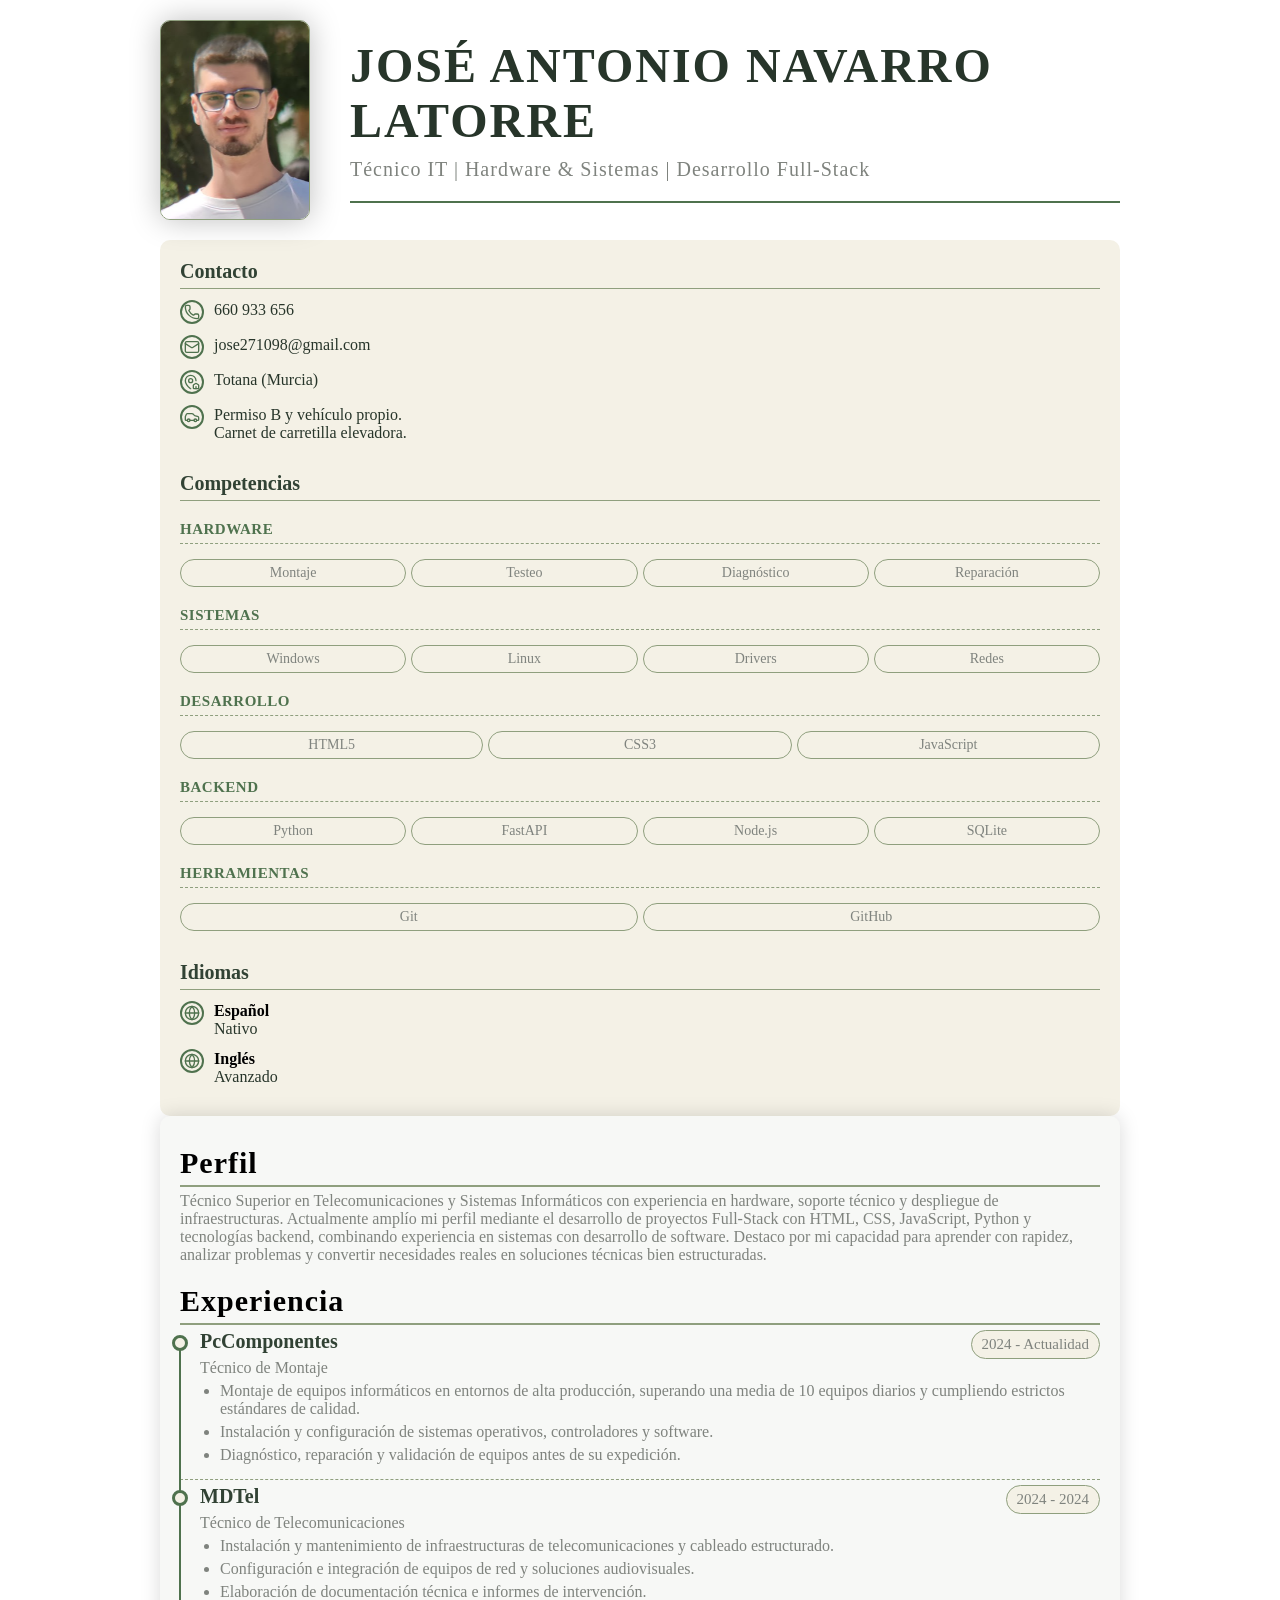
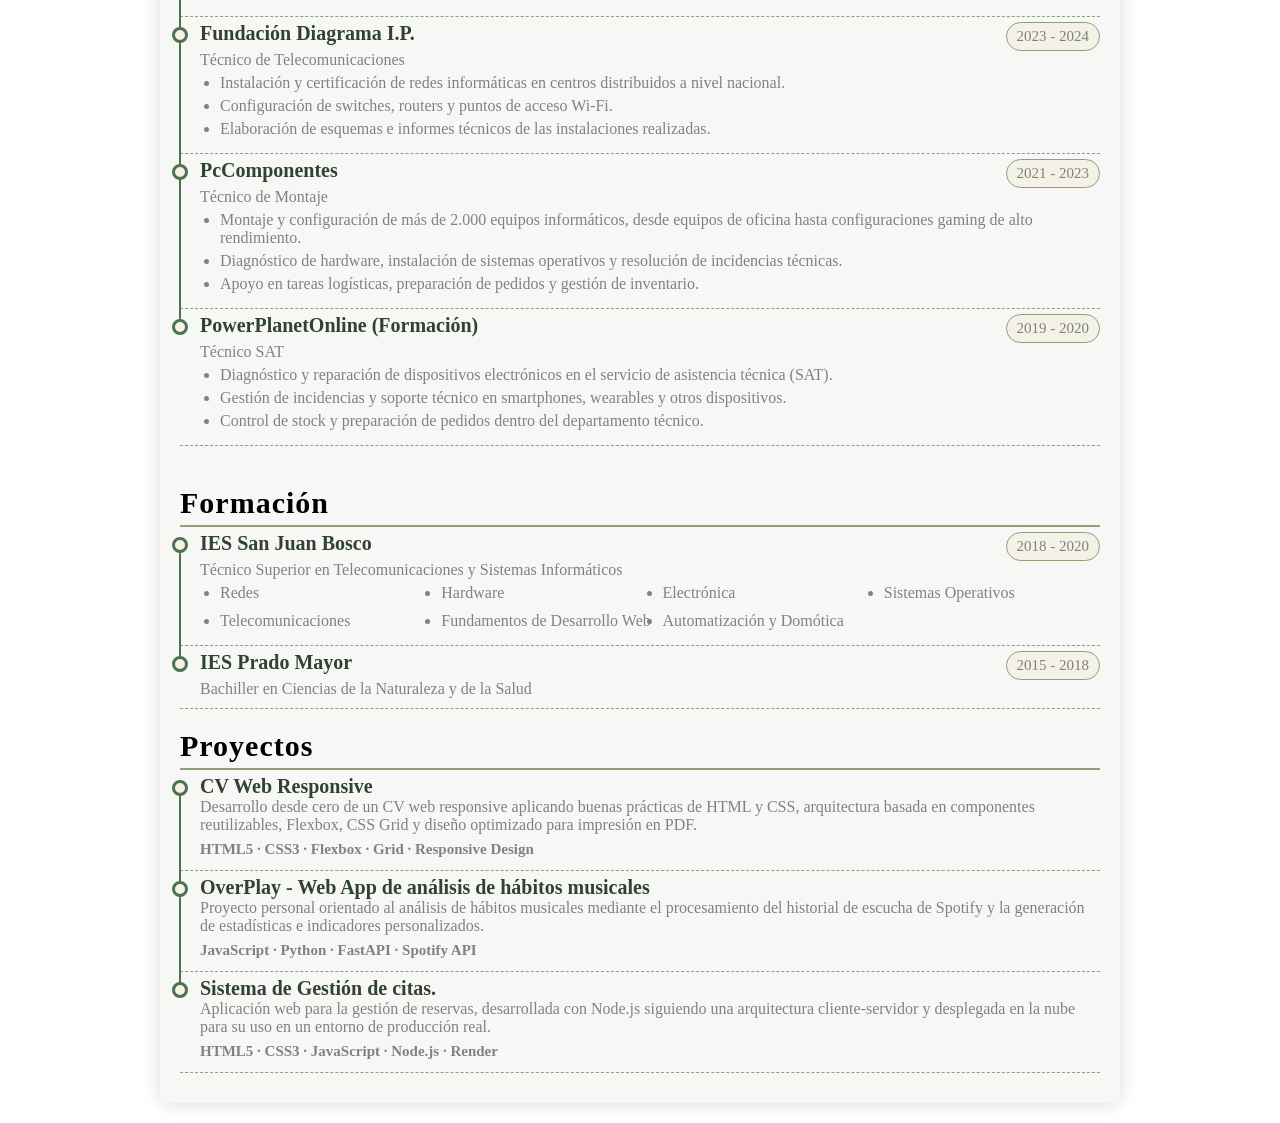
<file: index.html>
<!DOCTYPE html>
<html lang="es">

<head>
    <meta charset="UTF-8">
    <meta name="viewport" content="width=device-width, initial-scale=1.0">
    <title>CV José Antonio Navarro</title>
    <link rel="stylesheet" href="style.css">
    <link rel="stylesheet" href="print.css" media="print">
</head>

<body>
    <div class="cv-container">

        <header>
            <img src="foto.png" alt="Foto de perfil">
            <div class="header-info">
                <h1 class="header-title">José Antonio Navarro Latorre</h1>
                <p class="header-subtitle">Técnico IT | Hardware & Sistemas | Desarrollo Full-Stack</p>
            </div>
        </header>

        <main>
            <aside>
                <section class="contact-info">
                    <h2>Contacto</h2>
                    <div class="info-item">
                        <span class="icon">
                            <svg xmlns="http://www.w3.org/2000/svg" viewBox="0 0 24 24" fill="none"
                                stroke="currentColor" stroke-width="2" stroke-linecap="round" stroke-linejoin="round"
                                class="lucide lucide-phone-icon lucide-phone">
                                <path
                                    d="M13.832 16.568a1 1 0 0 0 1.213-.303l.355-.465A2 2 0 0 1 17 15h3a2 2 0 0 1 2 2v3a2 2 0 0 1-2 2A18 18 0 0 1 2 4a2 2 0 0 1 2-2h3a2 2 0 0 1 2 2v3a2 2 0 0 1-.8 1.6l-.468.351a1 1 0 0 0-.292 1.233 14 14 0 0 0 6.392 6.384" />
                            </svg>
                        </span>
                        <div>
                            <p class="value">660 933 656</p>
                        </div>
                    </div>
                    <div class="info-item">
                        <span class="icon">
                            <svg xmlns="http://www.w3.org/2000/svg" viewBox="0 0 24 24" fill="none"
                                stroke="currentColor" stroke-width="2" stroke-linecap="round" stroke-linejoin="round"
                                class="lucide lucide-mail-icon lucide-mail">
                                <path d="m22 7-8.991 5.727a2 2 0 0 1-2.009 0L2 7" />
                                <rect x="2" y="4" width="20" height="16" rx="2" />
                            </svg>
                        </span>
                        <div>
                            <p class="value">jose271098@gmail.com</p>
                        </div>
                    </div>
                    <div class="info-item">
                        <span class="icon">
                            <svg xmlns="http://www.w3.org/2000/svg" viewBox="0 0 24 24" fill="none"
                                stroke="currentColor" stroke-width="2" stroke-linecap="round" stroke-linejoin="round"
                                class="lucide lucide-map-pin-house-icon lucide-map-pin-house">
                                <path
                                    d="M15 22a1 1 0 0 1-1-1v-4a1 1 0 0 1 .445-.832l3-2a1 1 0 0 1 1.11 0l3 2A1 1 0 0 1 22 17v4a1 1 0 0 1-1 1z" />
                                <path d="M18 10a8 8 0 0 0-16 0c0 4.993 5.539 10.193 7.399 11.799a1 1 0 0 0 .601.2" />
                                <path d="M18 22v-3" />
                                <circle cx="10" cy="10" r="3" />
                            </svg>
                        </span>
                        <div>
                            <p class="value">Totana (Murcia)</p>
                        </div>
                    </div>

                    <div class="info-item">
                        <span class="icon">
                            <svg xmlns="http://www.w3.org/2000/svg" viewBox="0 0 24 24" fill="none"
                                stroke="currentColor" stroke-width="2" stroke-linecap="round" stroke-linejoin="round"
                                class="lucide lucide-car-icon lucide-car">
                                <path
                                    d="M19 17h2c.6 0 1-.4 1-1v-3c0-.9-.7-1.7-1.5-1.9C18.7 10.6 16 10 16 10s-1.3-1.4-2.2-2.3c-.5-.4-1.1-.7-1.8-.7H5c-.6 0-1.1.4-1.4.9l-1.4 2.9A3.7 3.7 0 0 0 2 12v4c0 .6.4 1 1 1h2" />
                                <circle cx="7" cy="17" r="2" />
                                <path d="M9 17h6" />
                                <circle cx="17" cy="17" r="2" />
                            </svg>
                        </span>
                        <div>
                            <p class="value">Permiso B y vehículo propio.</p>
                            <p class="value">Carnet de carretilla elevadora.</p>
                        </div>
                    </div>

                </section>
                <section class="skills">
                    <h2>Competencias</h2>
                    <h3>Hardware</h3>
                    <div class="skill-item">
                        <span class="tag skill-chip">Montaje</span>
                        <span class="tag skill-chip">Testeo</span>
                        <span class="tag skill-chip">Diagnóstico</span>
                        <span class="tag skill-chip">Reparación</span>
                    </div>
                    <h3>Sistemas</h3>
                    <div class="skill-item">
                        <span class="tag skill-chip">Windows</span>
                        <span class="tag skill-chip">Linux</span>
                        <span class="tag skill-chip">Drivers</span>
                        <span class="tag skill-chip">Redes</span>
                    </div>
                    <h3>Desarrollo</h3>
                    <div class="skill-item">
                        <span class="tag skill-chip">HTML5</span>
                        <span class="tag skill-chip">CSS3</span>
                        <span class="tag skill-chip">JavaScript</span>
                    </div>
                    <h3>Backend</h3>
                    <div class="skill-item">
                        <span class="tag skill-chip">Python</span>
                        <span class="tag skill-chip">FastAPI</span>
                        <span class="tag skill-chip">Node.js</span>
                        <span class="tag skill-chip">SQLite</span>
                    </div>
                    <h3>Herramientas</h3>
                    <div class="skill-item">
                        <span class="tag skill-chip">Git</span>
                        <span class="tag skill-chip">GitHub</span>
                    </div>
                </section>

                <section class="languages">
                    <h2>Idiomas</h2>
                    <div class="info-item">
                        <span class="icon"><svg xmlns="http://www.w3.org/2000/svg" viewBox="0 0 24 24" fill="none"
                                stroke="currentColor" stroke-width="2" stroke-linecap="round" stroke-linejoin="round"
                                class="lucide lucide-globe-icon lucide-globe">
                                <circle cx="12" cy="12" r="10" />
                                <path d="M12 2a14.5 14.5 0 0 0 0 20 14.5 14.5 0 0 0 0-20" />
                                <path d="M2 12h20" />
                            </svg></span>
                        <div>
                            <p class="label">Español</p>
                            <p class="value">Nativo</p>
                        </div>
                    </div>
                    <div class="info-item">
                        <span class="icon"><svg xmlns="http://www.w3.org/2000/svg" viewBox="0 0 24 24" fill="none"
                                stroke="currentColor" stroke-width="2" stroke-linecap="round" stroke-linejoin="round"
                                class="lucide lucide-globe-icon lucide-globe">
                                <circle cx="12" cy="12" r="10" />
                                <path d="M12 2a14.5 14.5 0 0 0 0 20 14.5 14.5 0 0 0 0-20" />
                                <path d="M2 12h20" />
                            </svg></span>
                        <div>
                            <p class="label">Inglés</p>
                            <p class="value">Avanzado</p>
                        </div>
                    </div>
                </section>
            </aside>

            <div class="content">
                <div class="print-page">
                    <!-- Creo este contenedor para que no se parta el diseño en el salto de página -->
                    <section class="profile">
                        <h2>Perfil</h2>
                        <p>Técnico Superior en Telecomunicaciones y Sistemas Informáticos con experiencia en hardware,
                            soporte técnico y despliegue de infraestructuras. Actualmente amplío mi perfil mediante el
                            desarrollo de proyectos Full-Stack con HTML, CSS, JavaScript, Python y tecnologías backend,
                            combinando experiencia en sistemas con desarrollo de software. Destaco por mi capacidad para
                            aprender con rapidez, analizar problemas y
                            convertir necesidades reales en soluciones técnicas bien estructuradas.
                        </p>
                    </section>

                    <section class="resume-section">
                        <h2>Experiencia</h2>
                        <article class="item">
                            <div class="timeline"></div>
                            <div class="item-content">
                                <div class="item-header">
                                    <h3>PcComponentes</h3>
                                    <span class="tag item-date">2024 - Actualidad</span>
                                </div>
                                <p>Técnico de Montaje</p>
                                <ul class="item-list">
                                    <li>Montaje de equipos informáticos en entornos de alta producción, superando una
                                        media
                                        de 10 equipos diarios y cumpliendo estrictos estándares de calidad.</li>
                                    <li>Instalación y configuración de sistemas operativos, controladores y software.
                                    </li>
                                    <li>Diagnóstico, reparación y validación de equipos antes de su expedición.</li>
                                </ul>
                            </div>
                        </article>

                        <article class="item">
                            <div class="timeline"></div>
                            <div class="item-content">
                                <div class="item-header">
                                    <h3>MDTel</h3>
                                    <span class="tag item-date">2024 - 2024</span>
                                </div>

                                <p>Técnico de Telecomunicaciones</p>
                                <ul class="item-list">
                                    <li>Instalación y mantenimiento de infraestructuras de telecomunicaciones y cableado
                                        estructurado.</li>
                                    <li>Configuración e integración de equipos de red y soluciones audiovisuales.</li>
                                    <li>Elaboración de documentación técnica e informes de intervención.</li>
                                </ul>
                            </div>

                        </article>

                        <article class="item">
                            <div class="timeline"></div>
                            <div class="item-content">
                                <div class="item-header">
                                    <h3>Fundación Diagrama I.P.</h3>
                                    <span class="tag item-date">2023 - 2024</span>
                                </div>
                                <p>Técnico de Telecomunicaciones</p>
                                <ul class="item-list">
                                    <li>Instalación y certificación de redes informáticas en centros distribuidos a
                                        nivel
                                        nacional.</li>
                                    <li>Configuración de switches, routers y puntos de acceso Wi-Fi.</li>
                                    <li>Elaboración de esquemas e informes técnicos de las instalaciones realizadas.
                                    </li>
                                </ul>
                            </div>

                        </article>
                        <article class="item">
                            <div class="timeline"></div>
                            <div class="item-content">
                                <div class="item-header">
                                    <h3>PcComponentes</h3>
                                    <span class="tag item-date">2021 - 2023</span>
                                </div>

                                <p>Técnico de Montaje</p>
                                <ul class="item-list">
                                    <li>Montaje y configuración de más de 2.000 equipos informáticos, desde equipos de
                                        oficina hasta configuraciones gaming de alto rendimiento.</li>
                                    <li>Diagnóstico de hardware, instalación de sistemas operativos y resolución de
                                        incidencias técnicas.</li>
                                    <li>Apoyo en tareas logísticas, preparación de pedidos y gestión de inventario.</li>
                                </ul>
                            </div>

                        </article>
                        <article class="item">
                            <div class="timeline"></div>
                            <div class="item-content">
                                <div class="item-header">
                                    <h3>PowerPlanetOnline (Formación)</h3>
                                    <span class="tag item-date">2019 - 2020</span>
                                </div>

                                <p>Técnico SAT</p>
                                <ul class="item-list">
                                    <li>Diagnóstico y reparación de dispositivos electrónicos en el servicio de
                                        asistencia
                                        técnica (SAT).</li>
                                    <li>Gestión de incidencias y soporte técnico en smartphones, wearables y otros
                                        dispositivos.</li>
                                    <li>Control de stock y preparación de pedidos dentro del departamento técnico.</li>
                                </ul>
                            </div>

                        </article>
                    </section>
                </div>
                <div class="print-new-page">
                    <section class="resume-section">
                        <h2>Formación</h2>
                        <article class="item">
                            <div class="timeline"></div>
                            <div class="item-content">
                                <div class="item-header">
                                    <h3>IES San Juan Bosco</h3>
                                    <span class="tag item-date">2018 - 2020</span>
                                </div>

                                <p>Técnico Superior en Telecomunicaciones y Sistemas Informáticos</p>

                                <ul class="item-list grid">
                                    <li>Redes</li>
                                    <li>Hardware</li>
                                    <li>Electrónica</li>
                                    <li>Sistemas Operativos</li>
                                    <li>Telecomunicaciones</li>
                                    <li>Fundamentos de Desarrollo Web</li>
                                    <li>Automatización y Domótica</li>
                                </ul>
                            </div>

                        </article>

                        <article class="item">
                            <div class="timeline"></div>
                            <div class="item-content">
                                <div class="item-header">
                                    <h3>IES Prado Mayor</h3>
                                    <span class="tag item-date">2015 - 2018</span>
                                </div>

                                <p>Bachiller en Ciencias de la Naturaleza y de la Salud</p>
                            </div>

                        </article>
                    </section>

                    <section class="resume-section">
                        <h2>Proyectos</h2>
                        <article class="item">
                            <div class="timeline"></div>
                            <div class="item-content">
                                <div class="item-header">
                                    <h3>CV Web Responsive</h3>
                                </div>
                                <p>Desarrollo desde cero de un CV web responsive aplicando buenas prácticas de HTML y
                                    CSS,
                                    arquitectura basada en componentes reutilizables, Flexbox, CSS Grid y diseño
                                    optimizado
                                    para impresión en PDF.</p>
                                <p class="tech-details">HTML5 · CSS3 · Flexbox · Grid · Responsive Design
                                </p>
                            </div>
                        </article>

                        <article class="item">
                            <div class="timeline"></div>
                            <div class="item-content">
                                <div class="item-header">
                                    <h3>OverPlay - Web App de análisis de hábitos musicales</h3>
                                </div>
                                <p>Proyecto personal orientado al análisis de hábitos musicales mediante el
                                    procesamiento
                                    del historial de escucha de Spotify y la generación de estadísticas e indicadores
                                    personalizados.
                                </p>
                                <p class="tech-details">JavaScript · Python · FastAPI · Spotify API</p>
                            </div>
                        </article>
                        <article class="item">
                            <div class="timeline"></div>
                            <div class="item-content">
                                <div class="item-header">
                                    <h3>Sistema de Gestión de citas.</h3>
                                </div>
                                <p>Aplicación web para la gestión de reservas, desarrollada con Node.js siguiendo una
                                    arquitectura
                                    cliente-servidor y desplegada en la nube para su uso en un entorno de producción
                                    real.
                                </p>
                                <p class="tech-details">HTML5 · CSS3 · JavaScript · Node.js · Render</p>
                            </div>
                        </article>
                    </section>


                </div>
            </div>
        </main>
    </div>
</body>

</html>
</file>
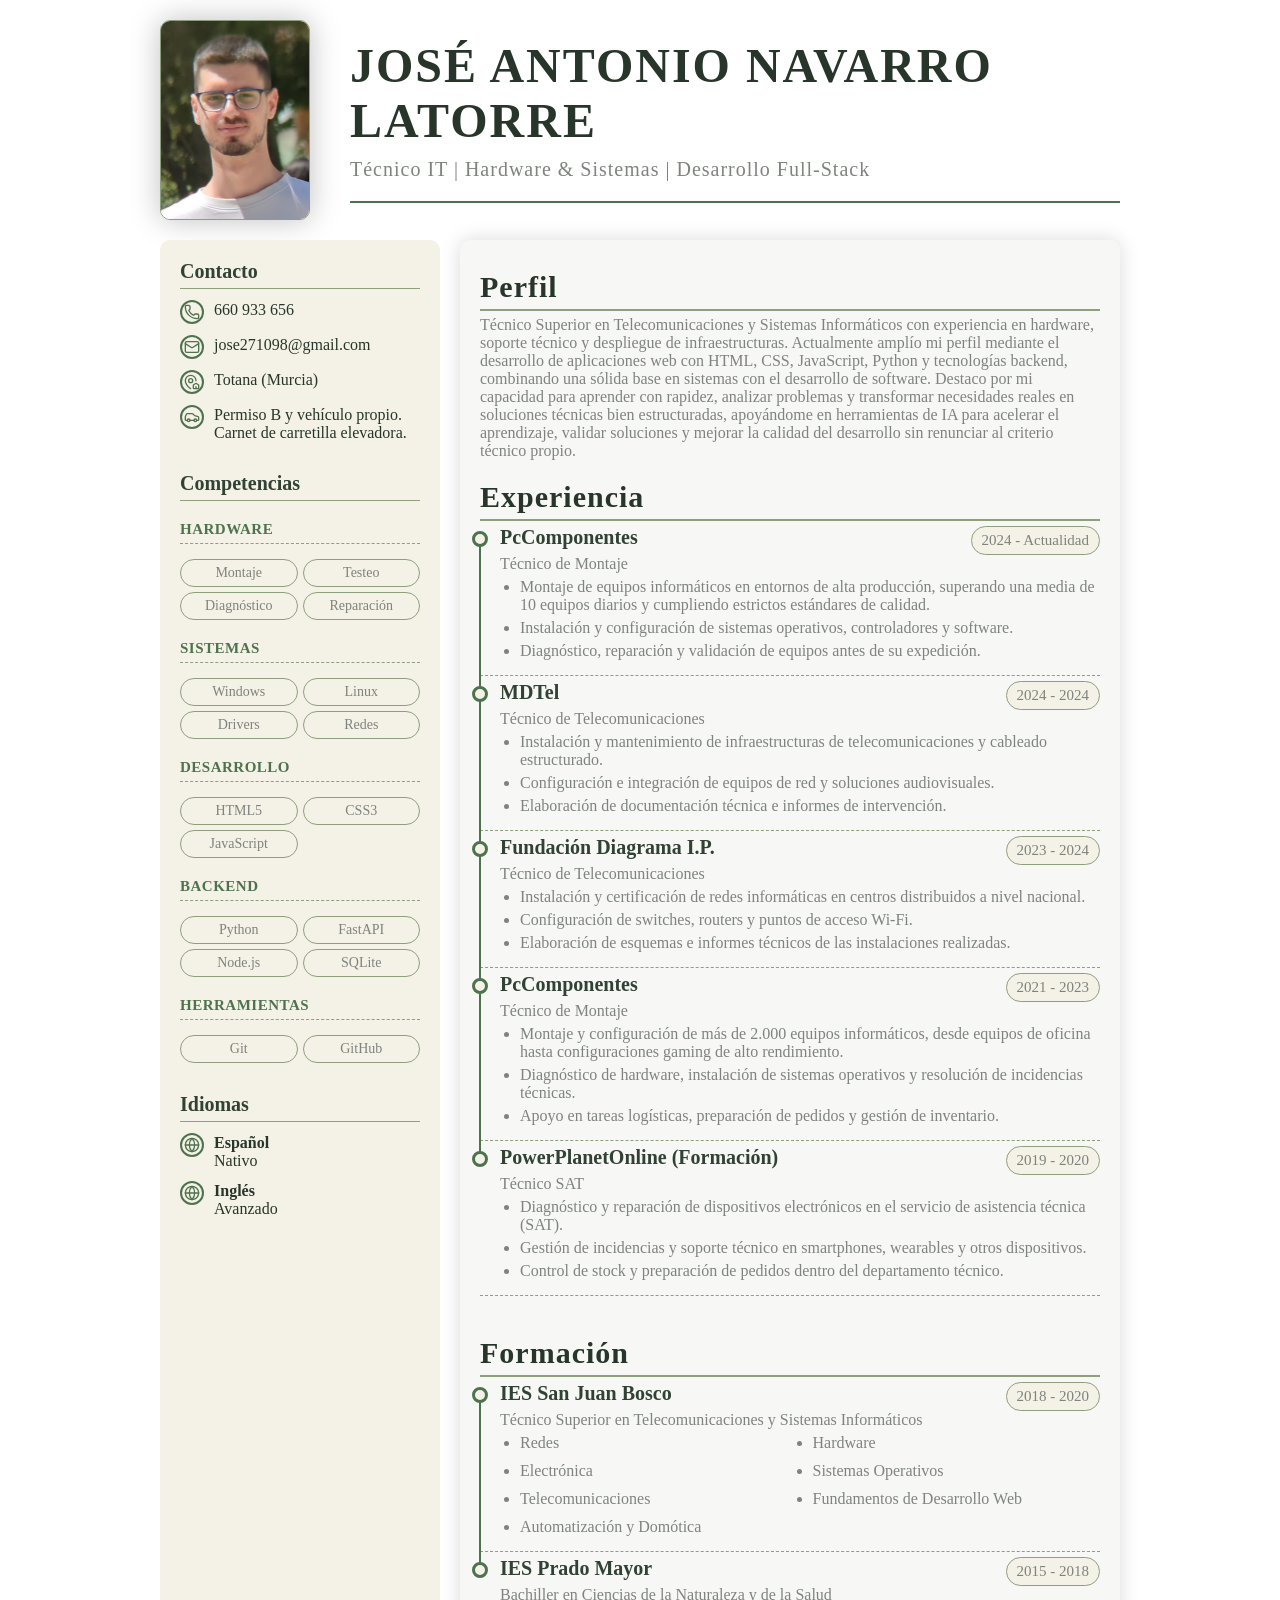
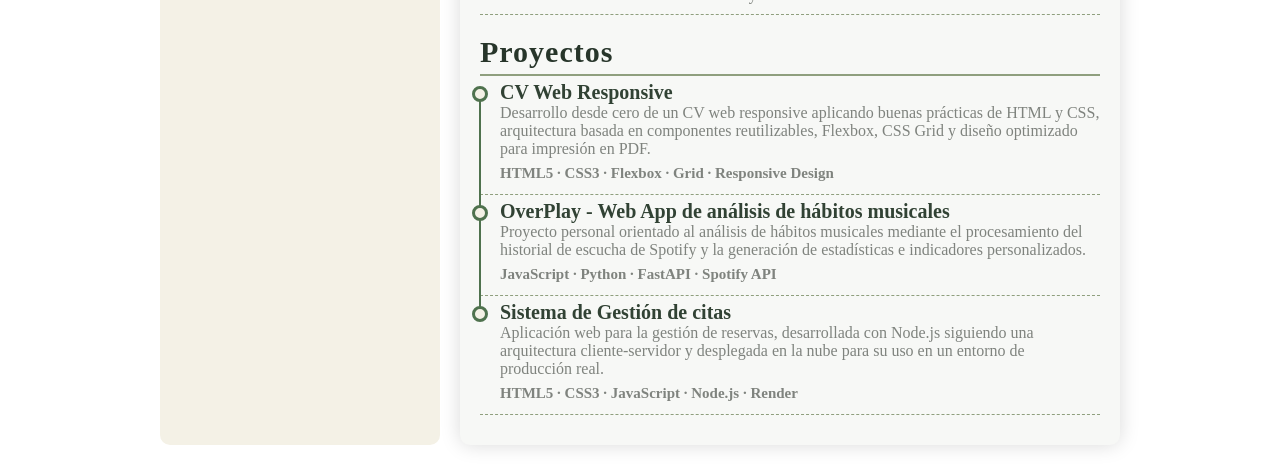
<file: cv-page.html>
<!DOCTYPE html>
<html lang="es">

<head>
    <meta charset="UTF-8">
    <meta name="viewport" content="width=device-width, initial-scale=1.0">
    <title>CV José Antonio Navarro</title>
    <link rel="stylesheet" href="style.css">
    <link rel="stylesheet" href="print.css" media="print">
</head>

<body class="cv-page">
    <div class="cv-container">

        <header>
            <img src="foto.png" alt="Foto de perfil">
            <div class="header-info">
                <h1 class="header-title">José Antonio Navarro Latorre</h1>
                <p class="header-subtitle">Técnico IT | Hardware & Sistemas | Desarrollo Full-Stack</p>
            </div>
        </header>

        <main>
            <aside>
                <section class="contact-info">
                    <h2>Contacto</h2>
                    <div class="info-item">
                        <span class="icon">
                            <svg xmlns="http://www.w3.org/2000/svg" viewBox="0 0 24 24" fill="none"
                                stroke="currentColor" stroke-width="2" stroke-linecap="round" stroke-linejoin="round"
                                class="lucide lucide-phone-icon lucide-phone">
                                <path
                                    d="M13.832 16.568a1 1 0 0 0 1.213-.303l.355-.465A2 2 0 0 1 17 15h3a2 2 0 0 1 2 2v3a2 2 0 0 1-2 2A18 18 0 0 1 2 4a2 2 0 0 1 2-2h3a2 2 0 0 1 2 2v3a2 2 0 0 1-.8 1.6l-.468.351a1 1 0 0 0-.292 1.233 14 14 0 0 0 6.392 6.384" />
                            </svg>
                        </span>
                        <div>
                            <p class="value">660 933 656</p>
                        </div>
                    </div>
                    <div class="info-item">
                        <span class="icon">
                            <svg xmlns="http://www.w3.org/2000/svg" viewBox="0 0 24 24" fill="none"
                                stroke="currentColor" stroke-width="2" stroke-linecap="round" stroke-linejoin="round"
                                class="lucide lucide-mail-icon lucide-mail">
                                <path d="m22 7-8.991 5.727a2 2 0 0 1-2.009 0L2 7" />
                                <rect x="2" y="4" width="20" height="16" rx="2" />
                            </svg>
                        </span>
                        <div>
                            <p class="value">jose271098@gmail.com</p>
                        </div>
                    </div>
                    <div class="info-item">
                        <span class="icon">
                            <svg xmlns="http://www.w3.org/2000/svg" viewBox="0 0 24 24" fill="none"
                                stroke="currentColor" stroke-width="2" stroke-linecap="round" stroke-linejoin="round"
                                class="lucide lucide-map-pin-house-icon lucide-map-pin-house">
                                <path
                                    d="M15 22a1 1 0 0 1-1-1v-4a1 1 0 0 1 .445-.832l3-2a1 1 0 0 1 1.11 0l3 2A1 1 0 0 1 22 17v4a1 1 0 0 1-1 1z" />
                                <path d="M18 10a8 8 0 0 0-16 0c0 4.993 5.539 10.193 7.399 11.799a1 1 0 0 0 .601.2" />
                                <path d="M18 22v-3" />
                                <circle cx="10" cy="10" r="3" />
                            </svg>
                        </span>
                        <div>
                            <p class="value">Totana (Murcia)</p>
                        </div>
                    </div>

                    <div class="info-item">
                        <span class="icon">
                            <svg xmlns="http://www.w3.org/2000/svg" viewBox="0 0 24 24" fill="none"
                                stroke="currentColor" stroke-width="2" stroke-linecap="round" stroke-linejoin="round"
                                class="lucide lucide-car-icon lucide-car">
                                <path
                                    d="M19 17h2c.6 0 1-.4 1-1v-3c0-.9-.7-1.7-1.5-1.9C18.7 10.6 16 10 16 10s-1.3-1.4-2.2-2.3c-.5-.4-1.1-.7-1.8-.7H5c-.6 0-1.1.4-1.4.9l-1.4 2.9A3.7 3.7 0 0 0 2 12v4c0 .6.4 1 1 1h2" />
                                <circle cx="7" cy="17" r="2" />
                                <path d="M9 17h6" />
                                <circle cx="17" cy="17" r="2" />
                            </svg>
                        </span>
                        <div>
                            <p class="value">Permiso B y vehículo propio.</p>
                            <p class="value">Carnet de carretilla elevadora.</p>
                        </div>
                    </div>

                </section>
                <section class="skills">
                    <h2>Competencias</h2>
                    <h3>Hardware</h3>
                    <div class="skill-item">
                        <span class="tag skill-chip">Montaje</span>
                        <span class="tag skill-chip">Testeo</span>
                        <span class="tag skill-chip">Diagnóstico</span>
                        <span class="tag skill-chip">Reparación</span>
                    </div>
                    <h3>Sistemas</h3>
                    <div class="skill-item">
                        <span class="tag skill-chip">Windows</span>
                        <span class="tag skill-chip">Linux</span>
                        <span class="tag skill-chip">Drivers</span>
                        <span class="tag skill-chip">Redes</span>
                    </div>
                    <h3>Desarrollo</h3>
                    <div class="skill-item">
                        <span class="tag skill-chip">HTML5</span>
                        <span class="tag skill-chip">CSS3</span>
                        <span class="tag skill-chip">JavaScript</span>
                    </div>
                    <h3>Backend</h3>
                    <div class="skill-item">
                        <span class="tag skill-chip">Python</span>
                        <span class="tag skill-chip">FastAPI</span>
                        <span class="tag skill-chip">Node.js</span>
                        <span class="tag skill-chip">SQLite</span>
                    </div>
                    <h3>Herramientas</h3>
                    <div class="skill-item">
                        <span class="tag skill-chip">Git</span>
                        <span class="tag skill-chip">GitHub</span>
                    </div>
                </section>

                <section class="languages">
                    <h2>Idiomas</h2>
                    <div class="info-item">
                        <span class="icon"><svg xmlns="http://www.w3.org/2000/svg" viewBox="0 0 24 24" fill="none"
                                stroke="currentColor" stroke-width="2" stroke-linecap="round" stroke-linejoin="round"
                                class="lucide lucide-globe-icon lucide-globe">
                                <circle cx="12" cy="12" r="10" />
                                <path d="M12 2a14.5 14.5 0 0 0 0 20 14.5 14.5 0 0 0 0-20" />
                                <path d="M2 12h20" />
                            </svg></span>
                        <div>
                            <p class="label">Español</p>
                            <p class="value">Nativo</p>
                        </div>
                    </div>
                    <div class="info-item">
                        <span class="icon"><svg xmlns="http://www.w3.org/2000/svg" viewBox="0 0 24 24" fill="none"
                                stroke="currentColor" stroke-width="2" stroke-linecap="round" stroke-linejoin="round"
                                class="lucide lucide-globe-icon lucide-globe">
                                <circle cx="12" cy="12" r="10" />
                                <path d="M12 2a14.5 14.5 0 0 0 0 20 14.5 14.5 0 0 0 0-20" />
                                <path d="M2 12h20" />
                            </svg></span>
                        <div>
                            <p class="label">Inglés</p>
                            <p class="value">Avanzado</p>
                        </div>
                    </div>
                </section>
            </aside>

            <div class="content">
                <div class="print-page">
                    <!-- Creo este contenedor para que no se parta el diseño en el salto de página -->
                    <section class="profile">
                        <h2>Perfil</h2>
                        <p>Técnico Superior en Telecomunicaciones y Sistemas Informáticos con experiencia en hardware,
                            soporte técnico y despliegue de infraestructuras. Actualmente amplío mi perfil mediante el
                            desarrollo de aplicaciones web con HTML, CSS, JavaScript, Python y tecnologías backend,
                            combinando una sólida base en sistemas con el desarrollo de software. Destaco por mi
                            capacidad para aprender con rapidez, analizar problemas y transformar necesidades reales en
                            soluciones técnicas bien estructuradas, apoyándome en herramientas de IA para acelerar el
                            aprendizaje, validar soluciones y mejorar la calidad del desarrollo sin renunciar al
                            criterio técnico propio.
                        </p>
                    </section>

                    <section class="resume-section">
                        <h2>Experiencia</h2>
                        <article class="item">
                            <div class="timeline"></div>
                            <div class="item-content">
                                <div class="item-header">
                                    <h3>PcComponentes</h3>
                                    <span class="tag item-date">2024 - Actualidad</span>
                                </div>
                                <p>Técnico de Montaje</p>
                                <ul class="item-list">
                                    <li>Montaje de equipos informáticos en entornos de alta producción, superando una
                                        media
                                        de 10 equipos diarios y cumpliendo estrictos estándares de calidad.</li>
                                    <li>Instalación y configuración de sistemas operativos, controladores y software.
                                    </li>
                                    <li>Diagnóstico, reparación y validación de equipos antes de su expedición.</li>
                                </ul>
                            </div>
                        </article>

                        <article class="item">
                            <div class="timeline"></div>
                            <div class="item-content">
                                <div class="item-header">
                                    <h3>MDTel</h3>
                                    <span class="tag item-date">2024 - 2024</span>
                                </div>

                                <p>Técnico de Telecomunicaciones</p>
                                <ul class="item-list">
                                    <li>Instalación y mantenimiento de infraestructuras de telecomunicaciones y cableado
                                        estructurado.</li>
                                    <li>Configuración e integración de equipos de red y soluciones audiovisuales.</li>
                                    <li>Elaboración de documentación técnica e informes de intervención.</li>
                                </ul>
                            </div>

                        </article>

                        <article class="item">
                            <div class="timeline"></div>
                            <div class="item-content">
                                <div class="item-header">
                                    <h3>Fundación Diagrama I.P.</h3>
                                    <span class="tag item-date">2023 - 2024</span>
                                </div>
                                <p>Técnico de Telecomunicaciones</p>
                                <ul class="item-list">
                                    <li>Instalación y certificación de redes informáticas en centros distribuidos a
                                        nivel
                                        nacional.</li>
                                    <li>Configuración de switches, routers y puntos de acceso Wi-Fi.</li>
                                    <li>Elaboración de esquemas e informes técnicos de las instalaciones realizadas.
                                    </li>
                                </ul>
                            </div>

                        </article>
                        <article class="item">
                            <div class="timeline"></div>
                            <div class="item-content">
                                <div class="item-header">
                                    <h3>PcComponentes</h3>
                                    <span class="tag item-date">2021 - 2023</span>
                                </div>

                                <p>Técnico de Montaje</p>
                                <ul class="item-list">
                                    <li>Montaje y configuración de más de 2.000 equipos informáticos, desde equipos de
                                        oficina hasta configuraciones gaming de alto rendimiento.</li>
                                    <li>Diagnóstico de hardware, instalación de sistemas operativos y resolución de
                                        incidencias técnicas.</li>
                                    <li>Apoyo en tareas logísticas, preparación de pedidos y gestión de inventario.</li>
                                </ul>
                            </div>

                        </article>
                        <article class="item">
                            <div class="timeline"></div>
                            <div class="item-content">
                                <div class="item-header">
                                    <h3>PowerPlanetOnline (Formación)</h3>
                                    <span class="tag item-date">2019 - 2020</span>
                                </div>

                                <p>Técnico SAT</p>
                                <ul class="item-list">
                                    <li>Diagnóstico y reparación de dispositivos electrónicos en el servicio de
                                        asistencia
                                        técnica (SAT).</li>
                                    <li>Gestión de incidencias y soporte técnico en smartphones, wearables y otros
                                        dispositivos.</li>
                                    <li>Control de stock y preparación de pedidos dentro del departamento técnico.</li>
                                </ul>
                            </div>

                        </article>
                    </section>
                </div>
                <div class="print-new-page">
                    <section class="resume-section">
                        <h2>Formación</h2>
                        <article class="item">
                            <div class="timeline"></div>
                            <div class="item-content">
                                <div class="item-header">
                                    <h3>IES San Juan Bosco</h3>
                                    <span class="tag item-date">2018 - 2020</span>
                                </div>

                                <p>Técnico Superior en Telecomunicaciones y Sistemas Informáticos</p>

                                <ul class="item-list grid">
                                    <li>Redes</li>
                                    <li>Hardware</li>
                                    <li>Electrónica</li>
                                    <li>Sistemas Operativos</li>
                                    <li>Telecomunicaciones</li>
                                    <li>Fundamentos de Desarrollo Web</li>
                                    <li>Automatización y Domótica</li>
                                </ul>
                            </div>

                        </article>

                        <article class="item">
                            <div class="timeline"></div>
                            <div class="item-content">
                                <div class="item-header">
                                    <h3>IES Prado Mayor</h3>
                                    <span class="tag item-date">2015 - 2018</span>
                                </div>

                                <p>Bachiller en Ciencias de la Naturaleza y de la Salud</p>
                            </div>

                        </article>
                    </section>

                    <section class="resume-section">
                        <h2>Proyectos</h2>
                        <article class="item">
                            <div class="timeline"></div>
                            <div class="item-content">
                                <div class="item-header">
                                    <h3>CV Web Responsive</h3>
                                </div>
                                <p>Desarrollo desde cero de un CV web responsive aplicando buenas prácticas de HTML y
                                    CSS,
                                    arquitectura basada en componentes reutilizables, Flexbox, CSS Grid y diseño
                                    optimizado
                                    para impresión en PDF.</p>
                                <p class="tech-details">HTML5 · CSS3 · Flexbox · Grid · Responsive Design
                                </p>
                            </div>
                        </article>

                        <article class="item">
                            <div class="timeline"></div>
                            <div class="item-content">
                                <div class="item-header">
                                    <h3>OverPlay - Web App de análisis de hábitos musicales</h3>
                                </div>
                                <p>Proyecto personal orientado al análisis de hábitos musicales mediante el
                                    procesamiento
                                    del historial de escucha de Spotify y la generación de estadísticas e indicadores
                                    personalizados.
                                </p>
                                <p class="tech-details">JavaScript · Python · FastAPI · Spotify API</p>
                            </div>
                        </article>
                        <article class="item">
                            <div class="timeline"></div>
                            <div class="item-content">
                                <div class="item-header">
                                    <h3>Sistema de Gestión de citas</h3>
                                </div>
                                <p>Aplicación web para la gestión de reservas, desarrollada con Node.js siguiendo una
                                    arquitectura
                                    cliente-servidor y desplegada en la nube para su uso en un entorno de producción
                                    real.
                                </p>
                                <p class="tech-details">HTML5 · CSS3 · JavaScript · Node.js · Render</p>
                            </div>
                        </article>
                    </section>


                </div>
            </div>
        </main>
    </div>
</body>

</html>
</file>
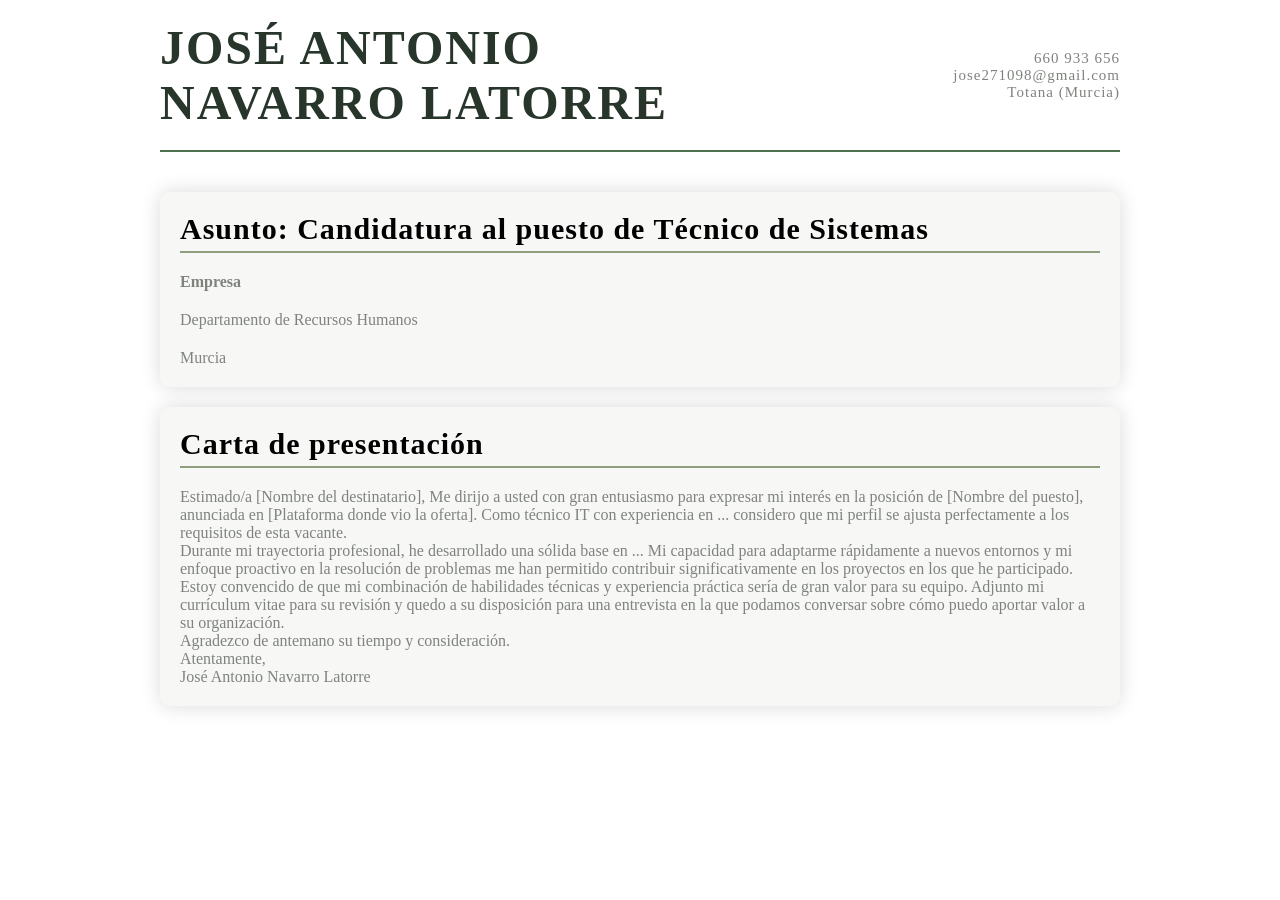
<file: letter-page.html>
<!DOCTYPE html>
<html lang="es">

<head>
    <meta charset="UTF-8">
    <meta name="viewport" content="width=device-width, initial-scale=1.0">
    <title>Carta de presentación - José Antonio Navarro Latorre</title>
    <link rel="stylesheet" href="style.css">
    <link rel="stylesheet" href="print.css" media="print">
</head>

<body class="letter-page">
    <div class="cv-container">
        <header>
            <h1 class="header-title">José Antonio <br> Navarro Latorre</h1>
            <div class="header-letter-info">
                <p>660 933 656</p>
                <p>jose271098@gmail.com</p>
                <p>Totana (Murcia)</p>
            </div>
        </header>

        <main>
            <section class="content">
                <h2>
                    Asunto: Candidatura al puesto de Técnico de Sistemas
                </h2>
                <p><strong>Empresa</strong></p>
                <p>Departamento de Recursos Humanos</p>
                <p>Murcia</p>
            </section>

            <section class="content">
                <h2>Carta de presentación</h2>
                <p>Estimado/a [Nombre del destinatario],

                    Me dirijo a usted con gran entusiasmo para expresar mi interés en la posición de [Nombre del
                    puesto],
                    anunciada en [Plataforma donde vio la oferta]. Como técnico IT con experiencia en ... considero que
                    mi perfil se ajusta perfectamente a los requisitos de esta
                    vacante.
                    <br>

                    Durante mi trayectoria profesional, he desarrollado una sólida base en ... Mi
                    capacidad para adaptarme rápidamente a nuevos entornos y mi enfoque proactivo en la resolución de
                    problemas me han permitido contribuir significativamente en los proyectos en los que he participado.
                    <br>

                    Estoy convencido de que mi combinación de habilidades técnicas y experiencia práctica sería de gran
                    valor para su equipo. Adjunto mi currículum vitae para su revisión y quedo a su disposición para
                    una entrevista en la que podamos conversar sobre cómo puedo aportar valor a su organización.
                    <br>

                    Agradezco de antemano su tiempo y consideración.
                    <br>

                    Atentamente,
                    <br>

                    José Antonio Navarro Latorre
                </p>
            </section>
        </main>
    </div>
</body>

</html>
</file>
<file: style.css>
*,
*::before,
*::after {
    box-sizing: border-box;
    margin: 0;
    padding: 0;
}

:root {
    --sidebar-width: 280px;
    /* Colores */
    --primary-dark: #314234;
    --primary-light: #4f724e;
    --accent-color: #8f9f7e;
    --secondary-color: #f4f1e6;
    --bg-color: #f7f8f6;
    --text-primary: #27352a;
    --text-secondary: #7f837e;
    /* Bordes */
    --radius: 10px;
    /*Espaciado*/
    --spacing-sm: 5px;
    --spacing-md: 10px;
    --spacing-lg: 20px;
    --spacing-xl: 40px;
    /*Tipografía*/
    --font-size-sm: 15px;
    --font-size-md: 20px;
    --font-size-lg: 30px;
    --font-size-xl: 48px;
    --font-family: 'Calibri';
    /*Sombras*/
    --shadow-sm: 0 0 10px rgba(0, 0, 0, 0.05);
    --shadow-md: 0 0 20px rgba(0, 0, 0, 0.15);
    --shadow-lg: 0 0 30px rgba(0, 0, 0, 0.25);
}

.tag {
    font-size: var(--font-size-sm);
    background-color: var(--secondary-color);
    font-weight: 400;
    color: var(--primary-dark);
    border: 1px solid var(--accent-color);
    padding: var(--spacing-sm) var(--spacing-md);
    border-radius: 999px;
}

body {
    font-family: var(--font-family);
}

/*Contenedor Principal (Wrapper) */
.cv-container {
    max-width: 1000px;
    margin: 0 auto;
    /* Centra la caja exterior en la pantalla */
    padding: var(--spacing-lg);
}

header {
    display: flex;
    align-items: center;
    gap: var(--spacing-xl);
    padding-bottom: var(--spacing-lg);

}

header img {
    object-fit: cover;
    width: 150px;
    height: 200px;
    border-radius: var(--radius);
    box-shadow: var(--shadow-lg);
    border: 1px solid var(--accent-color);
}

/*Le pongo la línea debajo del nombre y puesto mejor que debajo de todo el header*/

.header-info {
    display: flex;
    flex-direction: column;
    gap: var(--spacing-md);
    border-bottom: 2px solid var(--primary-light);
    padding-bottom: var(--spacing-lg);
}

.header-title {
    font-size: var(--font-size-xl);
    color: var(--text-primary);
    letter-spacing: 2px;
    font-weight: bold;
    text-transform: uppercase;
}

.header-subtitle {
    font-size: var(--font-size-md);
    color: var(--text-secondary);
    letter-spacing: 1px;
}

.header-letter {
    display: flex;
    color: var(--text-secondary);
    letter-spacing: 1px;
    font-size: var(--font-size-sm);
}

.cv-page main {
    color: var(--text-primary);
    /* Color del texto pero excluyendo el titulo, para que tenga más fuerza */
    display: grid;
    grid-template-columns: var(--sidebar-width) 1fr;
    gap: var(--spacing-lg);
}

/* Carta */
.letter-page main {
    display: flex;
    flex-direction: column;
}

.letter-page header {
    display: flex;
    flex-direction: row;
    justify-content: space-between;
    gap: var(--spacing-xl);
    margin-bottom: var(--spacing-xl);
    border-bottom: 2px solid var(--primary-light);
    padding-bottom: var(--spacing-lg);
}

.letter-page .header-letter-info {
    display: flex;
    flex-direction: column;
    text-align: end;
    font-size: var(--font-size-sm);
    color: var(--text-secondary);
    letter-spacing: 1px;
}

.letter-page .content {
    margin-bottom: var(--spacing-lg);
}

aside {
    display: flex;
    flex-direction: column;
    /* Le he puesto esto porque el gap no afectaba y content-info, skills, etc se dibujaban en horizontal */
    gap: var(--spacing-lg);
    background-color: var(--secondary-color);
    padding: var(--spacing-lg);
    border-radius: var(--radius);

}

aside h2 {
    font-size: var(--font-size-md);
    color: var(--primary-dark);
    /*Lo pongo en md para que no destaque tanto como el del contenido*/
    font-weight: bold;
    border-bottom: 1px solid var(--accent-color);
    padding-bottom: var(--spacing-sm);
}


/*Para que esta tarjeta y las demás muestre los elementos con más separación */
aside>section {
    display: flex;
    flex-direction: column;
    gap: var(--spacing-md);
    padding-bottom: var(--spacing-md);
}

.info-item {
    display: flex;
    gap: var(--spacing-md);
    align-items: flex-start;


}

.info-item .icon {
    display: flex;
    justify-content: center;
    align-items: center;

    margin-top: 1px;

    width: 24px;
    height: 24px;

    border: 2.5px solid var(--primary-light);
    border-radius: 50%;

    color: var(--primary-light);

    flex-shrink: 0;
}

.info-item .icon svg {
    width: 16px;
    height: 16px;
}

.info-item>div {
    display: flex;
    flex-direction: column;
    padding-top: 2px;
}


.info-item .label {
    font-weight: bold;
}

.info-item .value {
    font-weight: 500;
    color: var(--text-primary);

}

.skills h3 {
    font-size: var(--font-size-sm);
    color: var(--primary-light);
    margin-top: var(--spacing-md);
    margin-bottom: var(--spacing-sm);
    border-bottom: 1px dashed var(--accent-color);
    padding-bottom: var(--spacing-sm);
    text-transform: uppercase;
    letter-spacing: 0.5px;
}

.skill-item {
    display: grid;
    grid-template-columns: repeat(auto-fit, minmax(100px, 1fr));
    gap: var(--spacing-sm);

}

.skill-chip {
    text-align: center;
    flex-shrink: 0;
    color: var(--text-secondary);
    font-weight: 400;
    font-size: 14px;
}

.content {
    display: flex;
    flex-direction: column;
    gap: var(--spacing-lg);
    background-color: var(--bg-color);
    padding: var(--spacing-lg);
    border-radius: var(--radius);
    box-shadow: var(--shadow-md);
}

.content h2 {
    font-size: var(--font-size-lg);
    font-weight: bold;
    border-bottom: 2px solid var(--accent-color);
    padding-bottom: var(--spacing-sm);
    letter-spacing: 1px;
}

.content p {
    color: var(--text-secondary);
}

.content section {
    break-inside: avoid;
    display: flex;
    flex-direction: column;
    gap: var(--spacing-sm);
    transition: transform 0.2s ease-in-out;
}

.print-page section {
    padding-block: var(--spacing-md);
}

.print-new-page section {
    padding-block: var(--spacing-md);
}


.item {
    display: flex;
}

.timeline {
    position: relative;
    display: flex;
    flex-direction: column;
    align-items: center;

}

.timeline::before {
    position: absolute;
    content: "";
    width: 16px;
    height: 16px;
    border-radius: 50%;
    border: 3px solid var(--primary-light);
    background-color: var(--secondary-color);
    margin-top: var(--spacing-sm);
}

.timeline::after {
    position: absolute;
    top: 18px;
    bottom: -25px;
    content: "";
    width: 2px;
    background-color: var(--primary-light);
}

.item:last-child .timeline::after {
    display: none;
}

.item-content {
    display: flex;
    flex-direction: column;
    flex: 1;
    padding-left: var(--spacing-lg);
    border-bottom: 1px dashed var(--accent-color);
    padding-bottom: var(--spacing-md);
    transition:
        transform 0.2s ease-in-out,
        background-color 0.2s ease-in-out,
        box-shadow 0.2s ease-in-out;
}

/*Cuando el raton pasa por encima de la tarjeta, se mueve 5px a la derecha y se le da un poco de color de fondo y sombra*/
.item-content:hover {
    transform: translateX(5px);
    background-color: var(--secondary-color);
    box-shadow: var(--shadow-sm);
}

.item-header {
    display: flex;
    flex-direction: row;
    justify-content: space-between;

}

.item-header h3 {
    font-size: var(--font-size-md);
    color: var(--primary-dark);

}

.item-header p {
    font-size: var(--font-size-sm);
    color: var(--text-secondary);
    font-weight: bold;
}

.item-date {
    color: var(--text-secondary);
    flex-shrink: 0;
}

.item-list {
    margin-top: var(--spacing-sm);
    padding-left: var(--spacing-lg);
    color: var(--text-secondary);
}

.item-list li {
    margin-bottom: var(--spacing-sm);
}

.grid {
    display: grid;
    grid-template-columns: repeat(auto-fit, minmax(200px, 1fr));
    gap: var(--spacing-sm);
}

.tech-details {
    margin-top: var(--spacing-sm);
    font-size: var(--font-size-sm);
    font-weight: 600;
    color: var(--primary-light);
    line-height: 1.4;
}
</file>
<file: print.css>
@media print {

    * {
        -webkit-print-color-adjust: exact;
        print-color-adjust: exact;
    }

    @page {
        size: A4;
        margin: 15mm;
    }

    .item {
        break-inside: avoid;
    }

    main {
        display: block;
    }

    aside {
        float: left;
        width: 28%;
    }


    /*Le quito el fondo y la sombra al contenido para que no se vea raro*/
    .content {
        background: none;
        box-shadow: none;
        padding: 0;
        float: right;
        width: 70%;
        margin-left: 2%;
    }

    /*Le pongo el fondo y la sombra del content en este div para que no se parta el diseño en el salto de página*/
    .print-page {
        background-color: var(--bg-color);
        padding: var(--spacing-lg);
        border-radius: var(--radius);
        box-shadow: var(--shadow-md);
    }

    /*Le pongo el fondo y la sombra del content en este div para que no se parta el diseño en el salto de página*/
    .print-new-page {
        break-before: page;
        clear: both;
        margin-top: 16mm;
        background-color: var(--bg-color);
        padding: var(--spacing-lg);
        border-radius: var(--radius);
        box-shadow: var(--shadow-md);
    }

}
</file>
